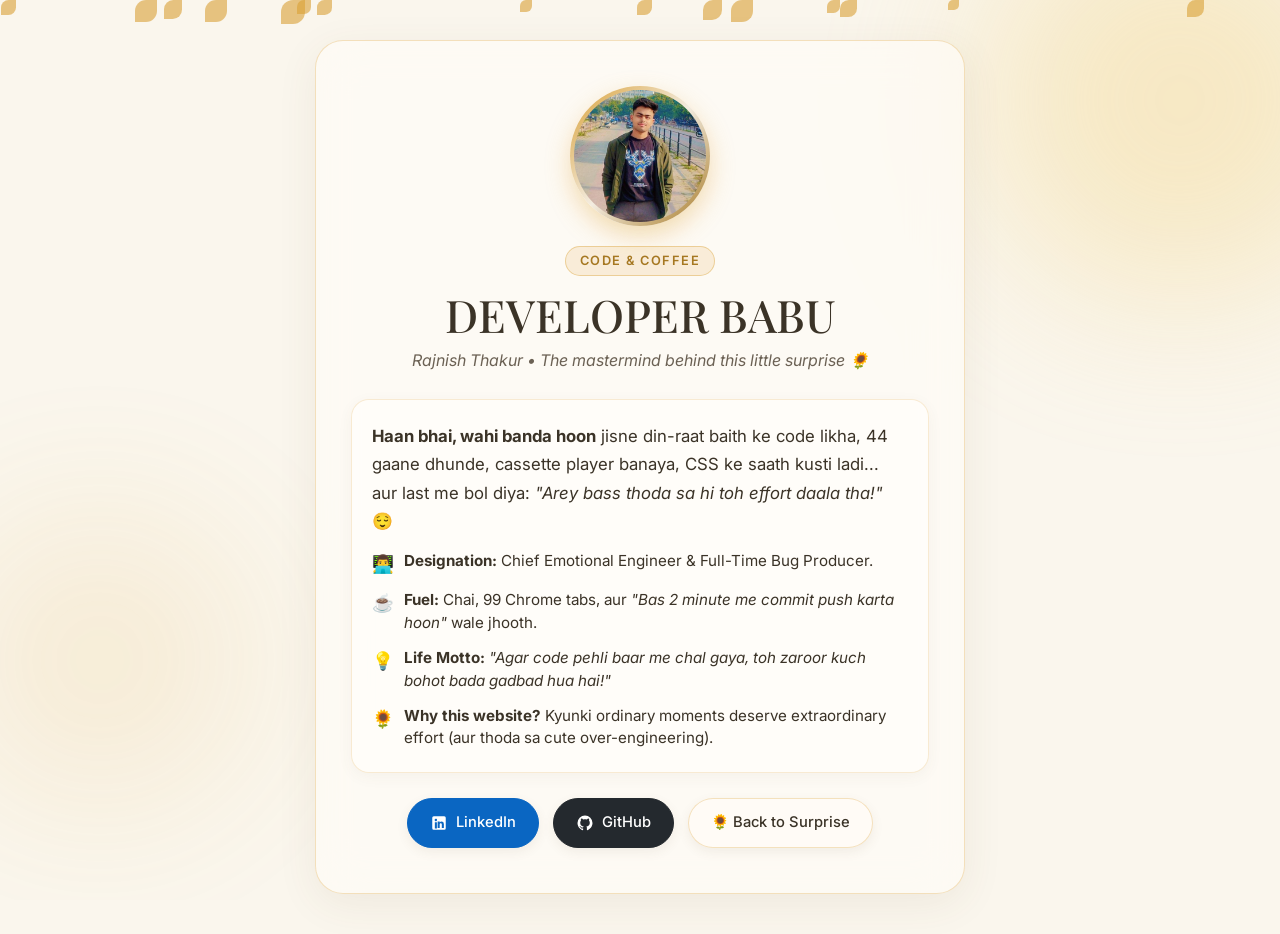
<file: about.html>
<!DOCTYPE html>
<html lang="en">
<head>
    <meta charset="UTF-8">
    <meta name="viewport" content="width=device-width, initial-scale=1.0">
    <title>Developer Babu 🌻</title>
    
    <!-- Google Fonts -->
    <link rel="preconnect" href="https://fonts.googleapis.com">
    <link rel="preconnect" href="https://fonts.gstatic.com" crossorigin>
    <link href="https://fonts.googleapis.com/css2?family=Playfair+Display:ital,wght@0,500;0,600;1,400&family=Inter:wght@300;400;500;600&display=swap" rel="stylesheet">
    
    <!-- Stylesheets -->
    <link rel="stylesheet" href="css/style.css">
    <link rel="stylesheet" href="css/animations.css">
    <link rel="stylesheet" href="css/glass.css">
    
    <style>
        .about-page {
            min-height: 100vh;
            display: flex;
            justify-content: center;
            align-items: center;
            padding: 40px 20px;
            position: relative;
            z-index: 10;
        }

        .dev-card {
            max-width: 650px;
            width: 100%;
            background: var(--glass-bg);
            backdrop-filter: blur(25px);
            -webkit-backdrop-filter: blur(25px);
            border: 1px solid var(--glass-border);
            border-radius: 28px;
            padding: 45px 35px;
            box-shadow: var(--shadow-soft);
            text-align: center;
            position: relative;
            overflow: hidden;
            animation: fadeIn 1s ease-out;
        }

        .avatar-wrapper {
            width: 140px;
            height: 140px;
            margin: 0 auto 20px auto;
            border-radius: 50%;
            padding: 4px;
            background: linear-gradient(135deg, var(--sunflower-main), #f3ece0, var(--sunflower-dark));
            box-shadow: 0 10px 25px rgba(217, 160, 54, 0.35);
            position: relative;
        }

        .avatar-img {
            width: 100%;
            height: 100%;
            border-radius: 50%;
            object-fit: cover;
            background: #fff;
            display: block;
        }

        .dev-badge {
            display: inline-block;
            background: rgba(217, 160, 54, 0.15);
            border: 1px solid rgba(217, 160, 54, 0.4);
            color: var(--sunflower-dark);
            font-size: 0.8rem;
            font-weight: 600;
            letter-spacing: 1.5px;
            text-transform: uppercase;
            padding: 4px 14px;
            border-radius: 20px;
            margin-bottom: 12px;
        }

        .dev-title {
            font-family: 'Playfair Display', serif;
            font-size: clamp(2rem, 5vw, 2.8rem);
            color: var(--text-primary);
            margin-bottom: 6px;
            line-height: 1.2;
        }

        .dev-subtitle {
            font-size: 1rem;
            color: var(--text-secondary);
            font-style: italic;
            margin-bottom: 25px;
        }

        .hinglish-box {
            background: rgba(255, 255, 255, 0.55);
            border: 1px solid rgba(217, 160, 54, 0.2);
            border-radius: 18px;
            padding: 22px 20px;
            margin-bottom: 25px;
            text-align: left;
            box-shadow: 0 4px 15px rgba(100, 80, 50, 0.05);
        }

        .hinglish-quote {
            font-size: 1.05rem;
            line-height: 1.7;
            color: var(--text-primary);
            margin-bottom: 14px;
        }

        .fun-points {
            list-style: none;
            padding: 0;
            margin: 0;
            display: flex;
            flex-direction: column;
            gap: 12px;
            font-size: 0.95rem;
            color: var(--text-primary);
        }

        .fun-points li {
            display: flex;
            align-items: flex-start;
            gap: 10px;
            line-height: 1.5;
        }

        .fun-icon {
            font-size: 1.1rem;
            flex-shrink: 0;
            margin-top: 1px;
        }

        .social-buttons {
            display: flex;
            justify-content: center;
            align-items: center;
            flex-wrap: wrap;
            gap: 14px;
            margin-top: 25px;
        }

        .social-btn {
            display: inline-flex;
            align-items: center;
            gap: 8px;
            padding: 12px 22px;
            border-radius: 50px;
            font-size: 0.92rem;
            font-weight: 500;
            text-decoration: none;
            transition: all 0.3s ease;
            box-shadow: 0 4px 12px rgba(100, 80, 50, 0.08);
        }

        .linkedin-btn {
            background: #0A66C2;
            color: #ffffff;
            border: 1px solid #0A66C2;
        }

        .linkedin-btn:hover {
            background: #084e96;
            transform: translateY(-2px);
            box-shadow: 0 6px 18px rgba(10, 102, 194, 0.35);
        }

        .github-btn {
            background: #24292e;
            color: #ffffff;
            border: 1px solid #24292e;
        }

        .github-btn:hover {
            background: #1b1f23;
            transform: translateY(-2px);
            box-shadow: 0 6px 18px rgba(36, 41, 46, 0.35);
        }

        .home-btn {
            background: var(--glass-bg);
            color: var(--text-primary);
            border: 1px solid var(--glass-border);
        }

        .home-btn:hover {
            background: rgba(217, 160, 54, 0.15);
            border-color: var(--sunflower-main);
            color: var(--sunflower-dark);
            transform: translateY(-2px);
        }

        @keyframes fadeIn {
            from { opacity: 0; transform: translateY(20px); }
            to { opacity: 1; transform: translateY(0); }
        }
    </style>
</head>
<body>
    <!-- Background Ambient Layer -->
    <div id="ambient-background">
        <div class="glow-orb orb-1"></div>
        <div class="glow-orb orb-2"></div>
        <div id="petal-container"></div>
    </div>

    <div class="about-page">
        <div class="dev-card">
            
            <div class="avatar-wrapper">
                <img src="assets/images/developer.jpg" alt="Developer Babu - Rajnish Thakur" class="avatar-img" onerror="this.onerror=null; this.src='https://github.com/OyeeChatterbox.png'">
            </div>
            
            <span class="dev-badge">Code &amp; Coffee</span>
            <h1 class="dev-title glow-text">DEVELOPER BABU</h1>
            <p class="dev-subtitle">Rajnish Thakur &bull; The mastermind behind this little surprise 🌻</p>
            
            <div class="hinglish-box">
                <p class="hinglish-quote">
                    <strong>Haan bhai, wahi banda hoon</strong> jisne din-raat baith ke code likha, 44 gaane dhunde, cassette player banaya, CSS ke saath kusti ladi... aur last me bol diya: <em>"Arey bass thoda sa hi toh effort daala tha!"</em> 😌
                </p>
                
                <ul class="fun-points">
                    <li>
                        <span class="fun-icon">👨‍💻</span>
                        <span><strong>Designation:</strong> Chief Emotional Engineer &amp; Full-Time Bug Producer.</span>
                    </li>
                    <li>
                        <span class="fun-icon">☕</span>
                        <span><strong>Fuel:</strong> Chai, 99 Chrome tabs, aur <em>"Bas 2 minute me commit push karta hoon"</em> wale jhooth.</span>
                    </li>
                    <li>
                        <span class="fun-icon">💡</span>
                        <span><strong>Life Motto:</strong> <em>"Agar code pehli baar me chal gaya, toh zaroor kuch bohot bada gadbad hua hai!"</em></span>
                    </li>
                    <li>
                        <span class="fun-icon">🌻</span>
                        <span><strong>Why this website?</strong> Kyunki ordinary moments deserve extraordinary effort (aur thoda sa cute over-engineering).</span>
                    </li>
                </ul>
            </div>
            
            <div class="social-buttons">
                <a href="https://www.linkedin.com/in/rajnishthakur01/" target="_blank" rel="noopener noreferrer" class="social-btn linkedin-btn">
                    <svg viewBox="0 0 24 24" width="18" height="18" fill="currentColor"><path d="M19 3a2 2 0 0 1 2 2v14a2 2 0 0 1-2 2H5a2 2 0 0 1-2-2V5a2 2 0 0 1 2-2h14m-.5 15.5v-5.3a3.26 3.26 0 0 0-3.26-3.26c-.85 0-1.84.52-2.28 1.3v-1.11h-2.79v8.37h2.79v-4.93c0-.77.62-1.4 1.39-1.4a1.4 1.4 0 0 1 1.4 1.4v4.93h2.75M6.46 10.9v8.37H9.2V10.9H6.46M7.83 6.45a1.64 1.64 0 0 0-1.64 1.64c0 .91.73 1.64 1.64 1.64s1.64-.73 1.64-1.64c0-.9-.73-1.64-1.64-1.64Z"/></svg>
                    LinkedIn
                </a>
                <a href="https://github.com/OyeeChatterbox" target="_blank" rel="noopener noreferrer" class="social-btn github-btn">
                    <svg viewBox="0 0 24 24" width="18" height="18" fill="currentColor"><path d="M12 2A10 10 0 0 0 2 12c0 4.42 2.87 8.17 6.84 9.5.5.08.66-.23.66-.5v-1.69c-2.77.6-3.36-1.34-3.36-1.34-.46-1.16-1.11-1.47-1.11-1.47-.91-.62.07-.6.07-.6 1 .07 1.53 1.03 1.53 1.03.87 1.52 2.34 1.07 2.91.83.1-.65.35-1.09.63-1.34-2.22-.25-4.55-1.11-4.55-4.92 0-1.11.38-2 1.03-2.71-.1-.25-.45-1.29.1-2.64 0 0 .84-.27 2.75 1.02.79-.22 1.65-.33 2.5-.33.85 0 1.71.11 2.5.33 1.91-1.29 2.75-1.02 2.75-1.02.55 1.35.2 2.39.1 2.64.65.71 1.03 1.6 1.03 2.71 0 3.82-2.34 4.66-4.57 4.91.36.31.69.92.69 1.85V21c0 .27.16.59.67.5C19.14 20.16 22 16.42 22 12A10 10 0 0 0 12 2Z"/></svg>
                    GitHub
                </a>
                <a href="index.html" class="social-btn home-btn">
                    🌻 Back to Surprise
                </a>
            </div>
        </div>
    </div>

    <script src="js/animations.js"></script>
    <script>
        document.addEventListener('DOMContentLoaded', () => {
            const anim = new AnimationController();
            anim.init();
        });
    </script>
</body>
</html>
</file>
<file: css/style.css>
/* CSS Variables for theming */
:root {
    --bg-color: #FAF6ED; /* Richer warm ivory/beige */
    --text-primary: #3B3327; /* Warm brown */
    --text-secondary: #6B6154; /* Warm muted brown */
    --sunflower-main: #D9A036; /* Warm amber-yellow */
    --sunflower-light: #F2D588;
    --sunflower-dark: #A67822;
    --olive-green: #7A8B76; /* Muted olive/sage */
    
    /* Warm Glassmorphism */
    --glass-bg: rgba(255, 252, 248, 0.65);
    --glass-border: rgba(217, 160, 54, 0.3);
    --shadow-soft: 0 10px 40px rgba(100, 80, 50, 0.08); /* Amber shadow */
}

/* Resets */
* {
    margin: 0;
    padding: 0;
    box-sizing: border-box;
}

body {
    background-color: var(--bg-color);
    color: var(--text-primary);
    font-family: 'Inter', sans-serif;
    overflow-x: hidden;
    line-height: 1.6;
    -webkit-font-smoothing: antialiased;
}

/* Typography */
.serif-text {
    font-family: 'Playfair Display', serif;
}

.sans-text {
    font-family: 'Inter', sans-serif;
}

h1, h2, h3 {
    font-weight: 500;
    line-height: 1.2;
}

button {
    cursor: pointer;
    border: none;
    background: transparent;
    font-family: 'Inter', sans-serif;
}

/* Utilities */
.hidden {
    display: none !important;
}

.section {
    min-height: 100vh;
    padding: 100px 20px;
    display: flex;
    flex-direction: column;
    justify-content: center;
    align-items: center;
    position: relative;
    z-index: 10;
}

.fullscreen-section {
    height: 100vh;
    width: 100vw;
    display: flex;
    justify-content: center;
    align-items: center;
    text-align: center;
    position: fixed;
    top: 0;
    left: 0;
    z-index: 100;
    background-color: var(--bg-color);
    transition: opacity 1.5s ease, transform 1.5s ease;
}

.fullscreen-section.inactive {
    opacity: 0;
    pointer-events: none;
    transform: translateY(-20px);
}

/* Intro Screen */
.intro-content {
    max-width: 800px;
    padding: 0 20px;
}

.intro-content h1 {
    font-size: clamp(2rem, 5vw, 4rem);
    margin-bottom: 2rem;
    color: var(--sunflower-dark);
}

/* Hero Section */
.hero-container {
    text-align: center;
    max-width: 800px;
}

.hero-title {
    font-size: clamp(3rem, 8vw, 6rem);
    color: var(--sunflower-main);
    margin-bottom: 1rem;
}

.hero-subtitle {
    font-size: clamp(1.2rem, 3vw, 1.8rem);
    color: var(--text-secondary);
}

/* Buttons */
.glass-btn {
    padding: 15px 30px;
    font-size: 1.1rem;
    color: var(--text-primary);
    background: var(--glass-bg);
    border: 1px solid var(--glass-border);
    border-radius: 50px;
    backdrop-filter: blur(10px);
    -webkit-backdrop-filter: blur(10px);
    box-shadow: var(--shadow-soft);
    transition: all 0.3s ease;
}

.glass-btn:hover {
    transform: translateY(-2px);
    box-shadow: 0 10px 40px 0 rgba(226, 168, 54, 0.2);
    border-color: var(--sunflower-light);
}

.icon-btn {
    display: flex;
    align-items: center;
    justify-content: center;
    width: 48px;
    height: 48px;
    border-radius: 50%;
    color: var(--text-primary);
    transition: all 0.3s ease;
}

.icon-btn.small {
    width: 36px;
    height: 36px;
}

.icon-btn:hover {
    background-color: rgba(226, 168, 54, 0.1);
    color: var(--sunflower-dark);
}

/* Scrollbar */
::-webkit-scrollbar {
    width: 8px;
}
::-webkit-scrollbar-track {
    background: var(--bg-color);
}
::-webkit-scrollbar-thumb {
    background: var(--sunflower-main);
    border-radius: 4px;
}
::-webkit-scrollbar-thumb:hover {
    background: var(--sunflower-dark);
}

/* For You Section & Scattered Physical Photographs */
.for-you-section {
    min-height: auto;
    padding: 100px 20px 80px;
    width: 100%;
    text-align: center;
}

.for-you-section .section-header {
    margin-bottom: 50px;
}

.for-you-section .subtitle {
    font-size: 1.15rem;
    font-style: italic;
    color: var(--text-secondary);
    font-family: 'Playfair Display', serif;
    margin-top: 8px;
}

.scattered-photos-container {
    display: flex;
    justify-content: center;
    align-items: center;
    flex-wrap: wrap;
    gap: 30px;
    max-width: 1100px;
    margin: 0 auto;
    padding: 30px 15px 50px;
    position: relative;
}

.scattered-photo-card {
    position: relative;
    width: 230px;
    background: #FFFFFF;
    padding: 14px 14px 22px;
    border-radius: 4px;
    box-shadow: 0 15px 35px rgba(60, 45, 20, 0.12), 0 3px 10px rgba(0, 0, 0, 0.05);
    transform: rotate(var(--photo-tilt, 0deg));
    transition: transform 0.4s cubic-bezier(0.25, 1, 0.5, 1), box-shadow 0.4s ease, z-index 0.2s;
    cursor: pointer;
    z-index: 2;
    border: 1px solid rgba(217, 160, 54, 0.15);
}

.scattered-photo-card:nth-child(1) { margin-top: 10px; }
.scattered-photo-card:nth-child(2) { margin-top: -15px; }
.scattered-photo-card:nth-child(3) { margin-top: 20px; }
.scattered-photo-card:nth-child(4) { margin-top: -10px; }

.scattered-photo-card:hover {
    transform: rotate(0deg) scale(1.06) translateY(-10px);
    box-shadow: 0 25px 50px rgba(60, 45, 20, 0.22), 0 5px 15px rgba(217, 160, 54, 0.2);
    z-index: 10;
}

.photo-inner-frame {
    display: flex;
    flex-direction: column;
    width: 100%;
}

.photo-img-wrapper {
    width: 100%;
    height: 250px;
    overflow: hidden;
    background: #fbf9f4;
    border-radius: 2px;
    position: relative;
}

.photo-img-wrapper img {
    width: 100%;
    height: 100%;
    object-fit: cover;
    display: block;
    transition: transform 0.5s ease;
}

.scattered-photo-card:hover .photo-img-wrapper img {
    transform: scale(1.04);
}

.photo-caption.handwritten {
    font-family: 'Playfair Display', serif;
    font-style: italic;
    font-size: 0.92rem;
    color: var(--text-secondary);
    text-align: center;
    margin-top: 14px;
    line-height: 1.3;
}

@media (max-width: 900px) {
    .scattered-photos-container {
        display: grid;
        grid-template-columns: repeat(2, 1fr);
        max-width: 540px;
        gap: 25px;
    }
    .scattered-photo-card {
        width: 100%;
        margin-top: 0 !important;
    }
}

@media (max-width: 500px) {
    .scattered-photos-container {
        grid-template-columns: 1fr;
        max-width: 280px;
    }
}

/* Personal Letter Section */
.personal-letter-section {
    min-height: 100vh;
    padding: 120px 20px 140px;
    display: flex;
    justify-content: center;
    align-items: center;
    position: relative;
    z-index: 10;
}

.letter-container {
    max-width: 680px;
    width: 100%;
    margin: 0 auto;
}

.letter-header {
    text-align: center;
    margin-bottom: 30px;
}

.letter-tag {
    display: inline-block;
    font-size: 0.78rem;
    font-weight: 600;
    letter-spacing: 1.8px;
    text-transform: uppercase;
    color: var(--sunflower-dark);
    background: rgba(217, 160, 54, 0.12);
    border: 1px solid rgba(217, 160, 54, 0.3);
    padding: 4px 14px;
    border-radius: 20px;
    margin-bottom: 12px;
}

.letter-heading {
    font-size: clamp(2rem, 4vw, 2.6rem);
    color: var(--text-primary);
    font-weight: 500;
}

.letter-card {
    background: rgba(255, 253, 249, 0.8);
    backdrop-filter: blur(25px);
    -webkit-backdrop-filter: blur(25px);
    border: 1px solid rgba(217, 160, 54, 0.28);
    border-radius: 24px;
    padding: 48px 42px;
    box-shadow: 0 20px 50px rgba(100, 80, 50, 0.08), 0 1px 3px rgba(217, 160, 54, 0.1);
    position: relative;
    overflow: hidden;
}

.letter-paragraph {
    font-family: 'Inter', sans-serif;
    font-size: 1.05rem;
    line-height: 1.85;
    color: var(--text-primary);
    margin-bottom: 22px;
    letter-spacing: 0.1px;
}

.letter-quote {
    font-family: 'Playfair Display', serif;
    font-style: italic;
    font-size: 1.35rem;
    color: var(--sunflower-dark);
    text-align: center;
    margin: 32px auto;
    padding: 16px 24px;
    border-left: 3px solid var(--sunflower-main);
    background: rgba(217, 160, 54, 0.07);
    border-radius: 0 12px 12px 0;
    max-width: 480px;
    line-height: 1.5;
}

.letter-closing {
    margin-top: 35px;
    padding-top: 25px;
    border-top: 1px dashed rgba(217, 160, 54, 0.35);
}

.letter-ending {
    font-family: 'Playfair Display', serif;
    font-style: italic;
    font-size: 1.08rem;
    line-height: 1.95;
    color: var(--text-secondary);
}

@media (max-width: 768px) {
    .personal-letter-section {
        padding: 90px 16px 120px;
    }
    .letter-card {
        padding: 32px 22px;
        border-radius: 20px;
    }
    .letter-paragraph {
        font-size: 0.98rem;
        line-height: 1.8;
        margin-bottom: 18px;
    }
    .letter-quote {
        font-size: 1.18rem;
        padding: 14px 18px;
    }
}

/* ============================================================
   Personal Voice Note For Her (Hardware Glass Player Outerbox)
   ============================================================ */
.voice-note-container {
    margin-top: 75px;
    margin-bottom: 45px;
    display: flex;
    justify-content: center;
    align-items: center;
    width: 100%;
    position: relative;
}

.voice-player-chassis {
    position: relative;
    max-width: 620px;
    width: 100%;
    padding: 32px 30px 28px;
    background: linear-gradient(145deg, rgba(255, 253, 248, 0.88) 0%, rgba(250, 243, 230, 0.78) 100%);
    backdrop-filter: blur(28px);
    -webkit-backdrop-filter: blur(28px);
    border: 1px solid rgba(217, 160, 54, 0.38);
    border-radius: 30px;
    box-shadow: 0 28px 70px rgba(100, 80, 50, 0.1),
                0 0 0 1px rgba(255, 255, 255, 0.75) inset,
                0 8px 30px rgba(217, 160, 54, 0.15);
    opacity: 0;
    transform: translateY(30px);
    transition: opacity 1.6s cubic-bezier(0.16, 1, 0.3, 1), 
                transform 1.6s cubic-bezier(0.16, 1, 0.3, 1),
                box-shadow 1.6s ease;
    box-sizing: border-box;
}

.voice-note-container.visible .voice-player-chassis {
    opacity: 1;
    transform: translateY(0);
    box-shadow: 0 32px 80px rgba(100, 80, 50, 0.13),
                0 0 0 1px rgba(255, 255, 255, 0.85) inset,
                0 0 50px rgba(217, 160, 54, 0.25);
}

.voice-note-glow {
    position: absolute;
    top: 50%;
    left: 50%;
    transform: translate(-50%, -50%);
    width: 90%;
    height: 90%;
    background: radial-gradient(circle, rgba(242, 213, 136, 0.28) 0%, rgba(217, 160, 54, 0) 70%);
    pointer-events: none;
    z-index: 0;
    border-radius: 50%;
}

/* Top Hardware Deck Bar */
.player-deck-bar {
    position: relative;
    z-index: 1;
    display: flex;
    justify-content: space-between;
    align-items: center;
    margin-bottom: 20px;
    padding-bottom: 14px;
    border-bottom: 1px dashed rgba(217, 160, 54, 0.28);
}

.deck-status {
    display: flex;
    align-items: center;
    gap: 9px;
}

.status-indicator {
    width: 8px;
    height: 8px;
    border-radius: 50%;
    background: var(--sunflower-main);
    box-shadow: 0 0 10px rgba(217, 160, 54, 0.9);
    animation: pulseAmber 2.2s infinite ease-in-out;
}

@keyframes pulseAmber {
    0%, 100% {
        transform: scale(0.9);
        opacity: 0.6;
        box-shadow: 0 0 6px rgba(217, 160, 54, 0.6);
    }
    50% {
        transform: scale(1.2);
        opacity: 1;
        box-shadow: 0 0 14px rgba(217, 160, 54, 1);
    }
}

.status-text {
    font-size: 0.72rem;
    font-weight: 600;
    letter-spacing: 1.5px;
    color: var(--sunflower-dark);
    text-transform: uppercase;
}

.deck-badge {
    font-size: 0.68rem;
    font-weight: 700;
    letter-spacing: 1px;
    color: #8A641A;
    background: rgba(217, 160, 54, 0.14);
    border: 1px solid rgba(217, 160, 54, 0.3);
    border-radius: 12px;
    padding: 3px 10px;
    text-transform: uppercase;
}

/* ============================================================
   Voice Note PIN Lock System
   ============================================================ */
.voice-lock-screen {
    position: relative;
    z-index: 1;
    transition: opacity 0.4s ease, transform 0.4s ease;
}

.voice-lock-screen.unlocking {
    opacity: 0;
    transform: scale(0.96);
    pointer-events: none;
}

.voice-player-unlocked {
    position: relative;
    z-index: 1;
    animation: fadeInUnlocked 0.5s cubic-bezier(0.16, 1, 0.3, 1) forwards;
}

@keyframes fadeInUnlocked {
    from {
        opacity: 0;
        transform: translateY(14px) scale(0.98);
    }
    to {
        opacity: 1;
        transform: translateY(0) scale(1);
    }
}

.lock-indicator {
    background: #e67e22 !important;
    box-shadow: 0 0 10px rgba(230, 126, 34, 0.9) !important;
    animation: pulseLock 2s infinite ease-in-out !important;
}

@keyframes pulseLock {
    0%, 100% {
        transform: scale(0.9);
        opacity: 0.6;
        box-shadow: 0 0 6px rgba(230, 126, 34, 0.5);
    }
    50% {
        transform: scale(1.2);
        opacity: 1;
        box-shadow: 0 0 14px rgba(230, 126, 34, 1);
    }
}

.lock-badge {
    color: #9c6500 !important;
    background: rgba(230, 126, 34, 0.15) !important;
    border-color: rgba(230, 126, 34, 0.35) !important;
}

.lock-window {
    text-align: center;
    padding: 26px 20px 22px !important;
    margin-bottom: 16px !important;
}

.lock-icon-wrap {
    width: 58px;
    height: 58px;
    margin: 0 auto 12px;
    border-radius: 50%;
    background: rgba(217, 160, 54, 0.14);
    border: 1px solid rgba(217, 160, 54, 0.35);
    display: flex;
    align-items: center;
    justify-content: center;
    color: var(--sunflower-main);
    box-shadow: 0 0 24px rgba(217, 160, 54, 0.25);
    transition: all 0.4s cubic-bezier(0.16, 1, 0.3, 1);
}

.lock-icon-wrap.unlocked {
    background: rgba(37, 211, 102, 0.18);
    border-color: rgba(37, 211, 102, 0.5);
    color: #25D366;
    box-shadow: 0 0 26px rgba(37, 211, 102, 0.4);
    transform: scale(1.08);
}

.lock-hint-pill {
    display: inline-flex;
    align-items: center;
    gap: 6px;
    font-size: 0.78rem;
    color: #F2D588;
    background: rgba(217, 160, 54, 0.16);
    border: 1px solid rgba(217, 160, 54, 0.3);
    border-radius: 20px;
    padding: 4px 14px;
    margin-top: 10px;
    margin-bottom: 14px;
}

.pin-dots-container {
    display: flex;
    justify-content: center;
    align-items: center;
    gap: 16px;
    margin: 10px 0 6px;
    cursor: pointer;
    user-select: none;
    -webkit-user-select: none;
}

.pin-dot {
    width: 14px;
    height: 14px;
    border-radius: 50%;
    border: 2px solid rgba(242, 213, 136, 0.45);
    background: transparent;
    transition: all 0.25s cubic-bezier(0.16, 1, 0.3, 1);
    box-sizing: border-box;
}

.pin-dot.filled {
    background: linear-gradient(135deg, #F2D588 0%, #D9A036 100%);
    border-color: #F2D588;
    transform: scale(1.15);
    box-shadow: 0 0 10px rgba(217, 160, 54, 0.8);
}

.pin-dot.success {
    background: #25D366 !important;
    border-color: #25D366 !important;
    box-shadow: 0 0 14px rgba(37, 211, 102, 0.9) !important;
    transform: scale(1.2);
}

.pin-dot.error {
    background: #e74c3c !important;
    border-color: #e74c3c !important;
    box-shadow: 0 0 14px rgba(231, 76, 60, 0.9) !important;
}

.pin-dots-container.shake {
    animation: pinShake 0.45s cubic-bezier(0.36, 0.07, 0.19, 0.97) both;
}

@keyframes pinShake {
    0%, 100% { transform: translateX(0); }
    15%, 45%, 75% { transform: translateX(-9px); }
    30%, 60%, 90% { transform: translateX(9px); }
}

.hidden-pin-input {
    position: absolute;
    opacity: 0;
    pointer-events: none;
    width: 1px;
    height: 1px;
}

.pin-feedback-msg {
    min-height: 20px;
    font-size: 0.78rem;
    color: #ff7675;
    font-weight: 500;
    letter-spacing: 0.2px;
    margin-top: 4px;
    transition: opacity 0.2s ease;
}

.pin-feedback-msg.success {
    color: #25D366;
}

/* Tactile Glass Numeric Keypad */
.pin-keypad {
    display: grid;
    grid-template-columns: repeat(3, 1fr);
    gap: 12px;
    max-width: 280px;
    margin: 12px auto 6px;
}

.keypad-btn {
    height: 50px;
    border-radius: 16px;
    background: rgba(255, 255, 255, 0.75);
    border: 1px solid rgba(217, 160, 54, 0.3);
    font-family: 'Inter', sans-serif;
    font-size: 1.25rem;
    font-weight: 600;
    color: var(--text-primary);
    cursor: pointer;
    transition: all 0.2s cubic-bezier(0.16, 1, 0.3, 1);
    box-shadow: 0 3px 10px rgba(80, 60, 30, 0.06);
    display: flex;
    align-items: center;
    justify-content: center;
    user-select: none;
    -webkit-user-select: none;
}

.keypad-btn:hover {
    background: #FAF6ED;
    border-color: var(--sunflower-main);
    transform: translateY(-2px);
    box-shadow: 0 6px 16px rgba(217, 160, 54, 0.22);
    color: var(--sunflower-dark);
}

.keypad-btn:active {
    transform: scale(0.94);
    background: rgba(217, 160, 54, 0.18);
}

.keypad-fn-btn {
    font-size: 0.95rem;
    color: var(--text-secondary);
    background: rgba(255, 255, 255, 0.55);
}

.keypad-fn-btn:hover {
    color: var(--text-primary);
}

/* Inner Acoustic Display Window */
.player-display-window {
    position: relative;
    z-index: 1;
    background: linear-gradient(160deg, #1C1814 0%, #292119 100%);
    border-radius: 20px;
    padding: 24px 24px 20px;
    margin-bottom: 22px;
    color: #FAF6ED;
    box-shadow: inset 0 3px 14px rgba(0, 0, 0, 0.5), 0 2px 8px rgba(255, 255, 255, 0.45);
    border: 1px solid rgba(217, 160, 54, 0.22);
    overflow: hidden;
}

.window-glare {
    position: absolute;
    top: 0;
    left: 0;
    right: 0;
    height: 48%;
    background: linear-gradient(180deg, rgba(255, 255, 255, 0.08) 0%, rgba(255, 255, 255, 0) 100%);
    pointer-events: none;
    border-radius: 20px 20px 0 0;
}

.display-meta {
    display: flex;
    justify-content: space-between;
    align-items: flex-start;
    margin-bottom: 20px;
    position: relative;
    z-index: 1;
}

.memo-title-wrap {
    text-align: left;
}

.memo-title {
    font-size: 1.4rem;
    color: #FAF6ED;
    margin-bottom: 3px;
    letter-spacing: 0.3px;
    font-weight: 500;
}

.memo-caption {
    font-size: 0.82rem;
    color: rgba(250, 246, 237, 0.65);
    font-weight: 300;
    letter-spacing: 0.2px;
}

.audio-format-pill {
    font-size: 0.64rem;
    font-weight: 600;
    letter-spacing: 1px;
    color: #F2D588;
    background: rgba(217, 160, 54, 0.2);
    border: 1px solid rgba(217, 160, 54, 0.35);
    border-radius: 8px;
    padding: 3px 8px;
    flex-shrink: 0;
}

/* Animated Waveform Visualizer */
.voice-waveform {
    position: relative;
    z-index: 1;
    display: flex;
    align-items: center;
    justify-content: space-between;
    gap: 4px;
    height: 42px;
    margin-bottom: 20px;
    padding: 0 4px;
}

.wave-bar {
    flex: 1;
    min-width: 3px;
    max-width: 7px;
    background: rgba(242, 213, 136, 0.35);
    border-radius: 4px;
    height: 8px;
    transition: height 0.25s ease, background 0.3s ease;
}

/* Varied resting heights for realistic soundwave look */
.wave-bar:nth-child(1)  { height: 10px; }
.wave-bar:nth-child(2)  { height: 18px; }
.wave-bar:nth-child(3)  { height: 12px; }
.wave-bar:nth-child(4)  { height: 26px; }
.wave-bar:nth-child(5)  { height: 32px; }
.wave-bar:nth-child(6)  { height: 20px; }
.wave-bar:nth-child(7)  { height: 14px; }
.wave-bar:nth-child(8)  { height: 28px; }
.wave-bar:nth-child(9)  { height: 34px; }
.wave-bar:nth-child(10) { height: 22px; }
.wave-bar:nth-child(11) { height: 16px; }
.wave-bar:nth-child(12) { height: 30px; }
.wave-bar:nth-child(13) { height: 35px; }
.wave-bar:nth-child(14) { height: 24px; }
.wave-bar:nth-child(15) { height: 18px; }
.wave-bar:nth-child(16) { height: 31px; }
.wave-bar:nth-child(17) { height: 26px; }
.wave-bar:nth-child(18) { height: 16px; }
.wave-bar:nth-child(19) { height: 28px; }
.wave-bar:nth-child(20) { height: 22px; }
.wave-bar:nth-child(21) { height: 15px; }
.wave-bar:nth-child(22) { height: 25px; }
.wave-bar:nth-child(23) { height: 17px; }
.wave-bar:nth-child(24) { height: 10px; }

.voice-waveform.playing .wave-bar {
    background: linear-gradient(180deg, #F2D588 0%, #D9A036 100%);
    animation: waveDance 1.1s ease-in-out infinite alternate;
}

.voice-waveform.playing .wave-bar:nth-child(2n) { animation-delay: 0.12s; }
.voice-waveform.playing .wave-bar:nth-child(3n) { animation-delay: 0.28s; }
.voice-waveform.playing .wave-bar:nth-child(4n) { animation-delay: 0.44s; }
.voice-waveform.playing .wave-bar:nth-child(5n) { animation-delay: 0.2s; }
.voice-waveform.playing .wave-bar:nth-child(7n) { animation-delay: 0.52s; }

@keyframes waveDance {
    0% { height: 8px; }
    50% { height: 38px; }
    100% { height: 14px; }
}

/* Progress & Timers */
.voice-progress-container {
    position: relative;
    z-index: 1;
    display: flex;
    flex-direction: column;
    gap: 8px;
}

.voice-progress-slider {
    width: 100%;
    -webkit-appearance: none;
    appearance: none;
    height: 5px;
    border-radius: 4px;
    background: rgba(255, 255, 255, 0.18);
    outline: none;
    cursor: pointer;
    transition: background 0.2s ease;
}

.voice-progress-slider:hover {
    background: rgba(255, 255, 255, 0.26);
}

.voice-progress-slider::-webkit-slider-thumb {
    -webkit-appearance: none;
    appearance: none;
    width: 14px;
    height: 14px;
    border-radius: 50%;
    background: #D9A036;
    border: 2px solid #FAF6ED;
    box-shadow: 0 0 10px rgba(217, 160, 54, 0.85);
    cursor: pointer;
    transition: transform 0.15s ease, box-shadow 0.15s ease;
}

.voice-progress-slider::-webkit-slider-thumb:hover {
    transform: scale(1.25);
    box-shadow: 0 0 14px rgba(217, 160, 54, 1);
}

.voice-progress-slider::-moz-range-thumb {
    width: 14px;
    height: 14px;
    border-radius: 50%;
    background: #D9A036;
    border: 2px solid #FAF6ED;
    box-shadow: 0 0 10px rgba(217, 160, 54, 0.85);
    cursor: pointer;
}

.voice-time-display {
    display: flex;
    justify-content: space-between;
    font-size: 0.76rem;
    color: rgba(250, 246, 237, 0.65);
    font-family: 'Inter', sans-serif;
    font-variant-numeric: tabular-nums;
    letter-spacing: 0.3px;
}

/* Hardware Control Deck */
.player-controls-deck {
    position: relative;
    z-index: 1;
    display: flex;
    align-items: center;
    justify-content: center;
    gap: 24px;
    padding-top: 6px;
}

.deck-control-btn.secondary-btn {
    display: flex;
    align-items: center;
    justify-content: center;
    gap: 4px;
    width: 52px;
    height: 52px;
    border-radius: 50%;
    background: rgba(255, 255, 255, 0.72);
    border: 1px solid rgba(217, 160, 54, 0.32);
    color: var(--text-primary);
    cursor: pointer;
    transition: all 0.25s cubic-bezier(0.16, 1, 0.3, 1);
    box-shadow: 0 4px 14px rgba(80, 60, 30, 0.06);
}

.deck-control-btn.secondary-btn:hover {
    background: #FAF6ED;
    transform: translateY(-2px);
    border-color: var(--sunflower-main);
    box-shadow: 0 8px 18px rgba(217, 160, 54, 0.22);
    color: var(--sunflower-dark);
}

.deck-control-btn.secondary-btn:active {
    transform: translateY(0);
}

.skip-label {
    font-size: 0.68rem;
    font-weight: 700;
    letter-spacing: 0.5px;
}

.deck-play-btn {
    position: relative;
    width: 66px;
    height: 66px;
    border-radius: 50%;
    background: linear-gradient(135deg, #E5AF44 0%, #C48E25 100%);
    color: #FAF6ED;
    display: flex;
    align-items: center;
    justify-content: center;
    border: 2px solid rgba(255, 255, 255, 0.65);
    cursor: pointer;
    box-shadow: 0 8px 26px rgba(217, 160, 54, 0.45), 0 2px 6px rgba(0, 0, 0, 0.12);
    transition: all 0.3s cubic-bezier(0.16, 1, 0.3, 1);
}

.deck-play-btn:hover {
    transform: scale(1.06);
    box-shadow: 0 12px 32px rgba(217, 160, 54, 0.62);
}

.deck-play-btn:active {
    transform: scale(0.96);
}

.play-btn-glow {
    position: absolute;
    inset: -5px;
    border-radius: 50%;
    background: radial-gradient(circle, rgba(242, 213, 136, 0.45) 0%, transparent 70%);
    pointer-events: none;
    opacity: 0;
    transition: opacity 0.3s ease;
}

.deck-play-btn:hover .play-btn-glow {
    opacity: 1;
}

.deck-play-btn svg {
    position: relative;
    z-index: 1;
    transition: transform 0.2s ease;
}

.deck-play-btn:hover svg {
    transform: scale(1.06);
}

#voice-play-btn .voice-icon-play {
    margin-left: 3px;
}

@media (max-width: 768px) {
    .voice-note-container {
        margin-top: 60px;
        margin-bottom: 40px;
    }
    .voice-player-chassis {
        padding: 24px 18px 20px;
        border-radius: 24px;
    }
    .player-display-window {
        padding: 18px 16px 16px;
        border-radius: 16px;
    }
    .memo-title {
        font-size: 1.22rem;
    }
    .memo-caption {
        font-size: 0.78rem;
    }
    .player-controls-deck {
        gap: 16px;
    }
    .deck-control-btn.secondary-btn {
        width: 46px;
        height: 46px;
    }
    .deck-play-btn {
        width: 58px;
        height: 58px;
    }
    .pin-keypad {
        max-width: 250px;
        gap: 10px;
    }
    .keypad-btn {
        height: 46px;
        font-size: 1.15rem;
    }
}

/* ============================================================
   Interactive Message Box (WhatsApp Connected)
   ============================================================ */
.reply-box-container {
    margin-top: 40px;
    margin-bottom: 120px;
    display: flex;
    justify-content: center;
    align-items: center;
    width: 100%;
}

.reply-box-card {
    position: relative;
    max-width: 640px;
    width: 100%;
    padding: 48px 40px;
    background: rgba(255, 253, 248, 0.85);
    backdrop-filter: blur(25px);
    -webkit-backdrop-filter: blur(25px);
    border: 1px solid rgba(217, 160, 54, 0.35);
    border-radius: 28px;
    text-align: center;
    box-shadow: 0 25px 60px rgba(100, 80, 50, 0.08), 
                0 0 35px rgba(217, 160, 54, 0.12);
    opacity: 0;
    transform: translateY(30px);
    transition: opacity 1.8s cubic-bezier(0.16, 1, 0.3, 1), 
                transform 1.8s cubic-bezier(0.16, 1, 0.3, 1),
                box-shadow 1.8s ease;
}

.reply-box-container.visible .reply-box-card {
    opacity: 1;
    transform: translateY(0);
    box-shadow: 0 30px 70px rgba(100, 80, 50, 0.1), 
                0 0 50px rgba(217, 160, 54, 0.2);
}

.reply-box-glow {
    position: absolute;
    top: 50%;
    left: 50%;
    transform: translate(-50%, -50%);
    width: 85%;
    height: 85%;
    background: radial-gradient(circle, rgba(242, 213, 136, 0.25) 0%, rgba(217, 160, 54, 0) 70%);
    pointer-events: none;
    z-index: 0;
    border-radius: 50%;
}

.reply-tag {
    position: relative;
    z-index: 1;
    display: inline-block;
    font-size: 0.75rem;
    text-transform: uppercase;
    letter-spacing: 2px;
    color: var(--sunflower-dark);
    font-weight: 600;
    background: rgba(217, 160, 54, 0.14);
    padding: 5px 14px;
    border-radius: 20px;
    margin-bottom: 16px;
}

.reply-title {
    position: relative;
    z-index: 1;
    font-size: 1.85rem;
    color: var(--text-primary);
    font-weight: 500;
    margin-bottom: 10px;
}

.reply-subtitle {
    position: relative;
    z-index: 1;
    font-size: 0.98rem;
    color: var(--text-secondary);
    margin-bottom: 24px;
}

.reply-input-wrapper {
    position: relative;
    z-index: 1;
    margin-bottom: 22px;
}

.reply-textarea {
    width: 100%;
    border: 1px solid rgba(217, 160, 54, 0.35);
    background: rgba(255, 255, 255, 0.7);
    border-radius: 16px;
    padding: 16px 18px;
    font-family: 'Inter', sans-serif;
    font-size: 0.98rem;
    color: var(--text-primary);
    line-height: 1.6;
    outline: none;
    resize: vertical;
    min-height: 110px;
    transition: all 0.3s ease;
    box-sizing: border-box;
}

.reply-textarea:focus {
    border-color: var(--sunflower-main);
    background: rgba(255, 255, 255, 0.95);
    box-shadow: 0 0 15px rgba(217, 160, 54, 0.25);
}

.whatsapp-send-btn {
    position: relative;
    z-index: 1;
    display: inline-flex;
    align-items: center;
    justify-content: center;
    gap: 10px;
    background: linear-gradient(135deg, #25D366 0%, #128C7E 100%);
    color: #ffffff;
    font-family: 'Inter', sans-serif;
    font-size: 0.95rem;
    font-weight: 500;
    padding: 13px 28px;
    border-radius: 30px;
    border: none;
    cursor: pointer;
    box-shadow: 0 6px 20px rgba(37, 211, 102, 0.35);
    transition: all 0.3s cubic-bezier(0.16, 1, 0.3, 1);
}

.whatsapp-send-btn:hover {
    transform: translateY(-2px);
    box-shadow: 0 10px 25px rgba(37, 211, 102, 0.45);
}

.whatsapp-send-btn:active {
    transform: translateY(0);
}

.whatsapp-icon {
    flex-shrink: 0;
}

@media (max-width: 768px) {
    .reply-box-container {
        margin-top: 70px;
        margin-bottom: 90px;
    }
    .reply-box-card {
        padding: 34px 20px;
        border-radius: 22px;
    }
    .reply-title {
        font-size: 1.55rem;
    }
    .reply-subtitle {
        font-size: 0.9rem;
        margin-bottom: 18px;
    }
    .reply-textarea {
        font-size: 0.92rem;
        padding: 14px;
        min-height: 100px;
    }
    .whatsapp-send-btn {
        width: 100%;
        padding: 13px 20px;
    }
}
</file>
<file: css/animations.css>
/* Animations */

@keyframes spin {
    100% { transform: rotate(360deg); }
}

@keyframes float {
    0% { transform: translateY(0px) rotate(0deg); }
    50% { transform: translateY(-20px) rotate(10deg); }
    100% { transform: translateY(0px) rotate(0deg); }
}

@keyframes floatOrb {
    0% { transform: translate(0, 0) scale(1); }
    33% { transform: translate(30px, -50px) scale(1.1); }
    66% { transform: translate(-20px, 20px) scale(0.9); }
    100% { transform: translate(0, 0) scale(1); }
}

@keyframes fall {
    0% { transform: translateY(-10vh) rotate(0deg) scale(0.5); opacity: 0; }
    10% { opacity: 0.6; }
    90% { opacity: 0.6; }
    100% { transform: translateY(110vh) rotate(360deg) scale(1); opacity: 0; }
}

/* Base fade classes */
.fade-in {
    opacity: 0;
    transform: translateY(30px);
    transition: opacity 1s ease-out, transform 1s ease-out;
}

.fade-in.visible {
    opacity: 1;
    transform: translateY(0);
}

.fade-in-up {
    animation: fadeInUp 1.5s ease-out forwards;
}

@keyframes fadeInUp {
    from {
        opacity: 0;
        transform: translateY(40px);
    }
    to {
        opacity: 1;
        transform: translateY(0);
    }
}

/* Ambient Background elements */
#ambient-background {
    position: fixed;
    top: 0; left: 0; width: 100vw; height: 100vh;
    z-index: 1;
    pointer-events: none;
    overflow: hidden;
}

.glow-orb {
    position: absolute;
    border-radius: 50%;
    filter: blur(80px);
    opacity: 0.4;
    animation: floatOrb 20s ease-in-out infinite alternate;
}

.orb-1 {
    width: 400px; height: 400px;
    background: var(--sunflower-light);
    top: -100px; right: -100px;
}

.orb-2 {
    width: 300px; height: 300px;
    background: rgba(226, 168, 54, 0.3);
    bottom: 10%; left: -50px;
    animation-delay: -5s;
}

.petal {
    position: absolute;
    background: var(--sunflower-main);
    border-radius: 50% 0 50% 0;
    opacity: 0.6;
}

@media (prefers-reduced-motion: reduce) {
    * {
        animation-duration: 0.01ms !important;
        animation-iteration-count: 1 !important;
        transition-duration: 0.01ms !important;
        scroll-behavior: auto !important;
    }
}
</file>
<file: css/glass.css>
/* Glass & Components */

.glass-panel {
    background: var(--glass-bg);
    border: 1px solid var(--glass-border);
    backdrop-filter: blur(16px);
    -webkit-backdrop-filter: blur(16px);
    box-shadow: var(--shadow-soft);
    border-radius: 20px;
}

/* Slider Section */
.slider-container {
    width: 100%;
    max-width: 1000px;
    height: 70vh;
    position: relative;
    border-radius: 24px;
    overflow: hidden;
    box-shadow: 0 20px 50px rgba(0,0,0,0.05);
}

.slider-track {
    width: 100%;
    height: 100%;
    position: relative;
}

.slide {
    position: absolute;
    top: 0;
    left: 0;
    width: 100%;
    height: 100%;
    opacity: 0;
    transition: opacity 1.5s ease-in-out;
}

.slide.active {
    opacity: 1;
    z-index: 2;
}

.slide img {
    width: 100%;
    height: 100%;
    object-fit: cover;
    transform: scale(1.05);
    transition: transform 10s ease-out;
}

.slide.active img {
    transform: scale(1); /* Ken Burns effect */
}

.slider-controls {
    position: absolute;
    bottom: 30px;
    left: 50%;
    transform: translateX(-50%);
    display: flex;
    gap: 15px;
    padding: 10px 20px;
    z-index: 10;
    border-radius: 50px;
}

.slider-caption {
    position: absolute;
    top: 30px;
    left: 30px;
    padding: 10px 20px;
    z-index: 10;
    color: var(--text-primary);
    font-size: 1.1rem;
}

.slider-progress-bar {
    position: absolute;
    bottom: 0;
    left: 0;
    width: 100%;
    height: 4px;
    background: rgba(255,255,255,0.3);
    z-index: 10;
}

#slider-progress {
    height: 100%;
    width: 0%;
    background: var(--sunflower-main);
    transition: width 0.1s linear;
}

/* Masonry Gallery */
.section-header {
    margin-bottom: 3rem;
    text-align: center;
}

.section-header h2 {
    font-size: clamp(2.5rem, 5vw, 4rem);
    color: var(--sunflower-dark);
}

.masonry-grid {
    column-count: 3;
    column-gap: 20px;
    width: 100%;
    max-width: 1200px;
}

.gallery-item {
    break-inside: avoid;
    margin-bottom: 20px;
    border-radius: 16px;
    overflow: hidden;
    position: relative;
    cursor: pointer;
    box-shadow: var(--shadow-soft);
    transform: translateY(0);
    transition: transform 0.4s ease, box-shadow 0.4s ease;
}

.gallery-item:hover {
    transform: translateY(-5px);
    box-shadow: 0 15px 35px rgba(226, 168, 54, 0.2);
}

.gallery-item img {
    width: 100%;
    display: block;
    transition: transform 0.6s ease;
}

.gallery-item:hover img {
    transform: scale(1.05);
}

.gallery-overlay {
    position: absolute;
    top: 0; left: 0; right: 0; bottom: 0;
    background: linear-gradient(to top, rgba(0,0,0,0.5), transparent);
    opacity: 0;
    transition: opacity 0.3s ease;
    display: flex;
    align-items: flex-end;
    padding: 20px;
}

.gallery-item:hover .gallery-overlay {
    opacity: 1;
}

.gallery-overlay span {
    color: white;
    font-family: 'Inter', sans-serif;
}

/* Lightbox */
.lightbox {
    position: fixed;
    top: 0; left: 0; width: 100%; height: 100%;
    z-index: 1000;
    display: flex;
    align-items: center;
    justify-content: center;
    opacity: 0;
    pointer-events: none;
    transition: opacity 0.4s ease;
}

.lightbox.active {
    opacity: 1;
    pointer-events: all;
}

.lightbox-bg {
    position: absolute;
    top: 0; left: 0; width: 100%; height: 100%;
    background: rgba(253, 251, 247, 0.95);
    backdrop-filter: blur(10px);
}

.lightbox-content {
    position: relative;
    z-index: 1001;
    max-width: 90vw;
    max-height: 85vh;
}

.lightbox-content img {
    max-width: 100%;
    max-height: 85vh;
    border-radius: 12px;
    box-shadow: 0 20px 60px rgba(0,0,0,0.15);
}

.lightbox-close {
    position: absolute;
    top: 30px; right: 30px;
    z-index: 1002;
}

.lightbox-nav {
    position: absolute;
    top: 50%;
    transform: translateY(-50%);
    z-index: 1002;
    background: var(--glass-bg);
}

.lightbox-nav.prev { left: 30px; }
.lightbox-nav.next { right: 30px; }

/* Cards Grid */
.cards-grid {
    display: grid;
    grid-template-columns: repeat(auto-fit, minmax(280px, 1fr));
    gap: 30px;
    width: 100%;
    max-width: 1200px;
}

.little-card {
    padding: 40px 30px;
    text-align: center;
    background: var(--glass-bg);
    border: 1px solid var(--glass-border);
    border-radius: 20px;
    box-shadow: var(--shadow-soft);
    font-size: 1.2rem;
    color: var(--text-secondary);
    transition: transform 0.4s ease, border-color 0.4s ease;
}

.little-card:hover {
    transform: translateY(-5px);
    border-color: var(--sunflower-main);
}

/* Final Section */
#final-section {
    position: relative;
    background: linear-gradient(180deg, var(--bg-color) 0%, rgba(226, 168, 54, 0.1) 100%);
    min-height: 80vh;
}

.final-content {
    max-width: 800px;
}

.final-content h2 {
    font-size: clamp(2rem, 4vw, 3.5rem);
    color: var(--sunflower-dark);
    margin-bottom: 2rem;
}

.signature {
    font-size: 1.1rem;
    color: var(--text-secondary);
    font-style: italic;
}



/* Expandable Cassette Player */
.expandable-cassette-player {
    position: fixed;
    bottom: 30px;
    right: 30px;
    z-index: 10000;
    
    width: 300px;
    
    background: rgba(250, 246, 237, 0.85);
    backdrop-filter: blur(25px);
    -webkit-backdrop-filter: blur(25px);
    border: 1px solid rgba(217, 160, 54, 0.3);
    border-radius: 20px;
    box-shadow: 0 15px 40px rgba(100, 80, 50, 0.15);
    
    font-family: 'Inter', sans-serif;
    color: var(--text-primary);
    
    transition: opacity 0.4s ease, transform 0.4s ease, width 0.3s ease;
    overflow: hidden;
}

.expandable-cassette-player.hidden {
    opacity: 0;
    pointer-events: none;
    transform: translateY(20px);
}

/* Collapsed View */
.cassette-collapsed {
    display: flex;
    align-items: center;
    padding: 15px;
    gap: 15px;
}

.cassette-reel-mini {
    position: relative;
    width: 60px;
    height: 36px;
    background: rgba(217, 160, 54, 0.1);
    border: 1px solid rgba(217, 160, 54, 0.4);
    border-radius: 6px;
    display: flex;
    justify-content: space-between;
    align-items: center;
    padding: 0 5px;
}

.cassette-reel-mini::after {
    content: '';
    position: absolute;
    top: 50%;
    left: 5px;
    right: 5px;
    height: 1px;
    background: rgba(217, 160, 54, 0.3);
    z-index: 0;
}

.reel-circle {
    width: 20px;
    height: 20px;
    border-radius: 50%;
    background: rgba(255,255,255,0.8);
    border: 2px dashed var(--sunflower-main);
    z-index: 1;
}

.playing .reel-circle {
    animation: spin 3s linear infinite;
}

@keyframes spin {
    100% { transform: rotate(360deg); }
}

.cassette-info-mini {
    flex-grow: 1;
    display: flex;
    flex-direction: column;
    justify-content: center;
    min-width: 0;
}

.song-title-mini {
    font-size: 0.95rem;
    font-weight: 600;
    white-space: nowrap;
    overflow: hidden;
    text-overflow: ellipsis;
    margin-bottom: 2px;
}

.time-mini {
    font-size: 0.7rem;
    color: var(--text-secondary);
    margin-bottom: 5px;
}

.progress-slider-mini, .volume-slider {
    -webkit-appearance: none;
    appearance: none;
    width: 100%;
    height: 3px;
    background: rgba(217, 160, 54, 0.2);
    border-radius: 2px;
    outline: none;
}

.progress-slider-mini::-webkit-slider-thumb, .volume-slider::-webkit-slider-thumb {
    -webkit-appearance: none;
    width: 8px;
    height: 8px;
    border-radius: 50%;
    background: var(--sunflower-dark);
    cursor: pointer;
}

.play-circle-mini {
    width: 36px;
    height: 36px;
    border-radius: 50%;
    background: var(--sunflower-main);
    color: #fff;
    flex-shrink: 0;
}

.play-circle-mini:hover {
    transform: scale(1.05);
}

.player-btn {
    background: none;
    border: none;
    color: var(--text-secondary);
    cursor: pointer;
    display: flex;
    align-items: center;
    justify-content: center;
    transition: color 0.2s, transform 0.2s;
}

.player-btn:hover { color: var(--sunflower-dark); }
.player-btn.active { color: var(--sunflower-main); }

.small-btn { padding: 5px; }
.icon-small { width: 18px; height: 18px; }
.icon-outline { width: 24px; height: 24px; }

/* Expanded View */
.cassette-expanded {
    border-top: 1px solid rgba(217, 160, 54, 0.2);
    padding: 15px;
    display: flex;
    flex-direction: column;
}

.expanded-header {
    display: flex;
    justify-content: space-between;
    align-items: center;
    margin-bottom: 10px;
}

.expanded-header h4 {
    font-size: 0.85rem;
    color: var(--text-secondary);
    text-transform: uppercase;
    letter-spacing: 1px;
}

.playlist-list {
    list-style: none;
    max-height: 220px;
    overflow-y: auto;
    margin-bottom: 15px;
    padding-right: 5px;
}

.playlist-list::-webkit-scrollbar { width: 4px; }
.playlist-list::-webkit-scrollbar-thumb { background: rgba(217, 160, 54, 0.5); border-radius: 4px; }

.playlist-item {
    display: flex;
    align-items: center;
    padding: 8px 10px;
    border-radius: 8px;
    cursor: pointer;
    font-size: 0.85rem;
    transition: background 0.2s;
}

.playlist-item:hover {
    background: rgba(217, 160, 54, 0.1);
}

.playlist-item.active {
    background: rgba(217, 160, 54, 0.15);
    font-weight: 600;
    color: var(--sunflower-dark);
}

.playlist-item-num {
    width: 20px;
    color: var(--text-secondary);
    font-size: 0.75rem;
}

.player-playback-controls {
    display: flex;
    align-items: center;
    justify-content: space-between;
    margin-bottom: 15px;
}

.play-circle {
    width: 44px;
    height: 44px;
    border-radius: 50%;
    background: var(--sunflower-main);
    color: #fff;
    box-shadow: 0 4px 10px rgba(217, 160, 54, 0.3);
}
.play-circle:hover { transform: scale(1.05); }

.player-volume-container {
    display: flex;
    align-items: center;
    gap: 10px;
    color: var(--text-secondary);
}

@media (max-width: 768px) {
    .expandable-cassette-player {
        right: 5%;
        width: 90%;
        bottom: 20px;
    }
}

/* Glass Navigation Bar */
.glass-navbar {
    position: sticky;
    top: 20px;
    z-index: 999;
    max-width: 900px;
    width: calc(100% - 40px);
    margin: 20px auto 0 auto;
    background: rgba(250, 246, 237, 0.88);
    backdrop-filter: blur(20px);
    -webkit-backdrop-filter: blur(20px);
    border: 1px solid rgba(217, 160, 54, 0.3);
    border-radius: 50px;
    padding: 10px 24px;
    box-shadow: 0 10px 30px rgba(100, 80, 50, 0.1);
    transition: all 0.3s ease;
}

.nav-container {
    display: flex;
    justify-content: space-between;
    align-items: center;
}

.nav-brand {
    font-size: 1.15rem;
    font-weight: 600;
    color: var(--text-primary);
    text-decoration: none;
    display: flex;
    align-items: center;
    gap: 8px;
}

.nav-flower {
    font-size: 1.25rem;
}

.nav-links {
    display: flex;
    align-items: center;
    gap: 18px;
}

.nav-link {
    font-size: 0.88rem;
    font-weight: 500;
    color: var(--text-secondary);
    text-decoration: none;
    transition: color 0.2s ease, transform 0.2s ease;
    display: inline-flex;
    align-items: center;
    gap: 6px;
}

.nav-link:hover {
    color: var(--sunflower-dark);
    transform: translateY(-1px);
}

.dev-nav-btn {
    background: rgba(217, 160, 54, 0.15);
    border: 1px solid rgba(217, 160, 54, 0.4);
    padding: 6px 14px;
    border-radius: 20px;
    color: var(--sunflower-dark) !important;
    font-weight: 600;
    transition: all 0.3s ease;
}

.dev-nav-btn:hover {
    background: var(--sunflower-main);
    color: #fff !important;
    border-color: var(--sunflower-main);
    box-shadow: 0 4px 12px rgba(217, 160, 54, 0.3);
    transform: translateY(-2px);
}

@media (max-width: 768px) {
    .glass-navbar {
        width: calc(100% - 24px);
        top: 12px;
        padding: 8px 16px;
        border-radius: 30px;
    }
    .nav-links .nav-link:not(.dev-nav-btn):not(.nav-icon-link) {
        display: none;
    }
}

/* Music Guide Tooltip & Arrow */
.music-guide-tooltip {
    position: fixed;
    bottom: 105px;
    right: 30px;
    width: 290px;
    z-index: 10001;
    background: linear-gradient(135deg, rgba(255, 252, 246, 0.96), rgba(250, 238, 218, 0.96));
    backdrop-filter: blur(20px);
    -webkit-backdrop-filter: blur(20px);
    border: 1.5px solid var(--sunflower-main);
    border-radius: 18px;
    padding: 14px 34px 14px 16px;
    box-shadow: 0 12px 35px rgba(100, 80, 50, 0.22), 0 0 20px rgba(217, 160, 54, 0.25);
    font-family: 'Inter', sans-serif;
    color: var(--text-primary);
    transition: opacity 0.4s ease, transform 0.4s ease;
    animation: guideFloat 3s ease-in-out infinite;
}

.music-guide-tooltip.hidden {
    opacity: 0;
    pointer-events: none;
    transform: translateY(15px);
}

.guide-badge {
    display: inline-block;
    font-size: 0.72rem;
    font-weight: 600;
    text-transform: uppercase;
    letter-spacing: 1px;
    color: var(--sunflower-dark);
    background: rgba(217, 160, 54, 0.15);
    padding: 2px 8px;
    border-radius: 10px;
    margin-bottom: 4px;
}

.guide-title {
    font-size: 0.92rem;
    font-weight: 600;
    color: var(--text-primary);
    line-height: 1.35;
    margin-bottom: 4px;
}

.guide-sub {
    font-size: 0.78rem;
    font-weight: 700;
    color: var(--sunflower-dark);
    letter-spacing: 0.8px;
}

.guide-close-btn {
    position: absolute;
    top: 8px;
    right: 10px;
    background: none;
    border: none;
    font-size: 1.2rem;
    color: var(--text-secondary);
    cursor: pointer;
    line-height: 1;
    padding: 4px;
    transition: color 0.2s;
}

.guide-close-btn:hover {
    color: var(--text-primary);
}

.guide-arrow-pointer {
    position: absolute;
    bottom: -20px;
    right: 45px;
    color: var(--sunflower-main);
    animation: arrowBounce 1.5s ease-in-out infinite;
}

@keyframes arrowBounce {
    0%, 100% { transform: translateY(0); }
    50% { transform: translateY(6px); }
}

@keyframes guideFloat {
    0%, 100% { transform: translateY(0); }
    50% { transform: translateY(-4px); }
}

@media (max-width: 768px) {
    .music-guide-tooltip {
        right: 5%;
        width: 90%;
        bottom: 95px;
        padding: 12px 30px 12px 14px;
    }
    .guide-arrow-pointer {
        right: 35px;
    }
}
</file>
